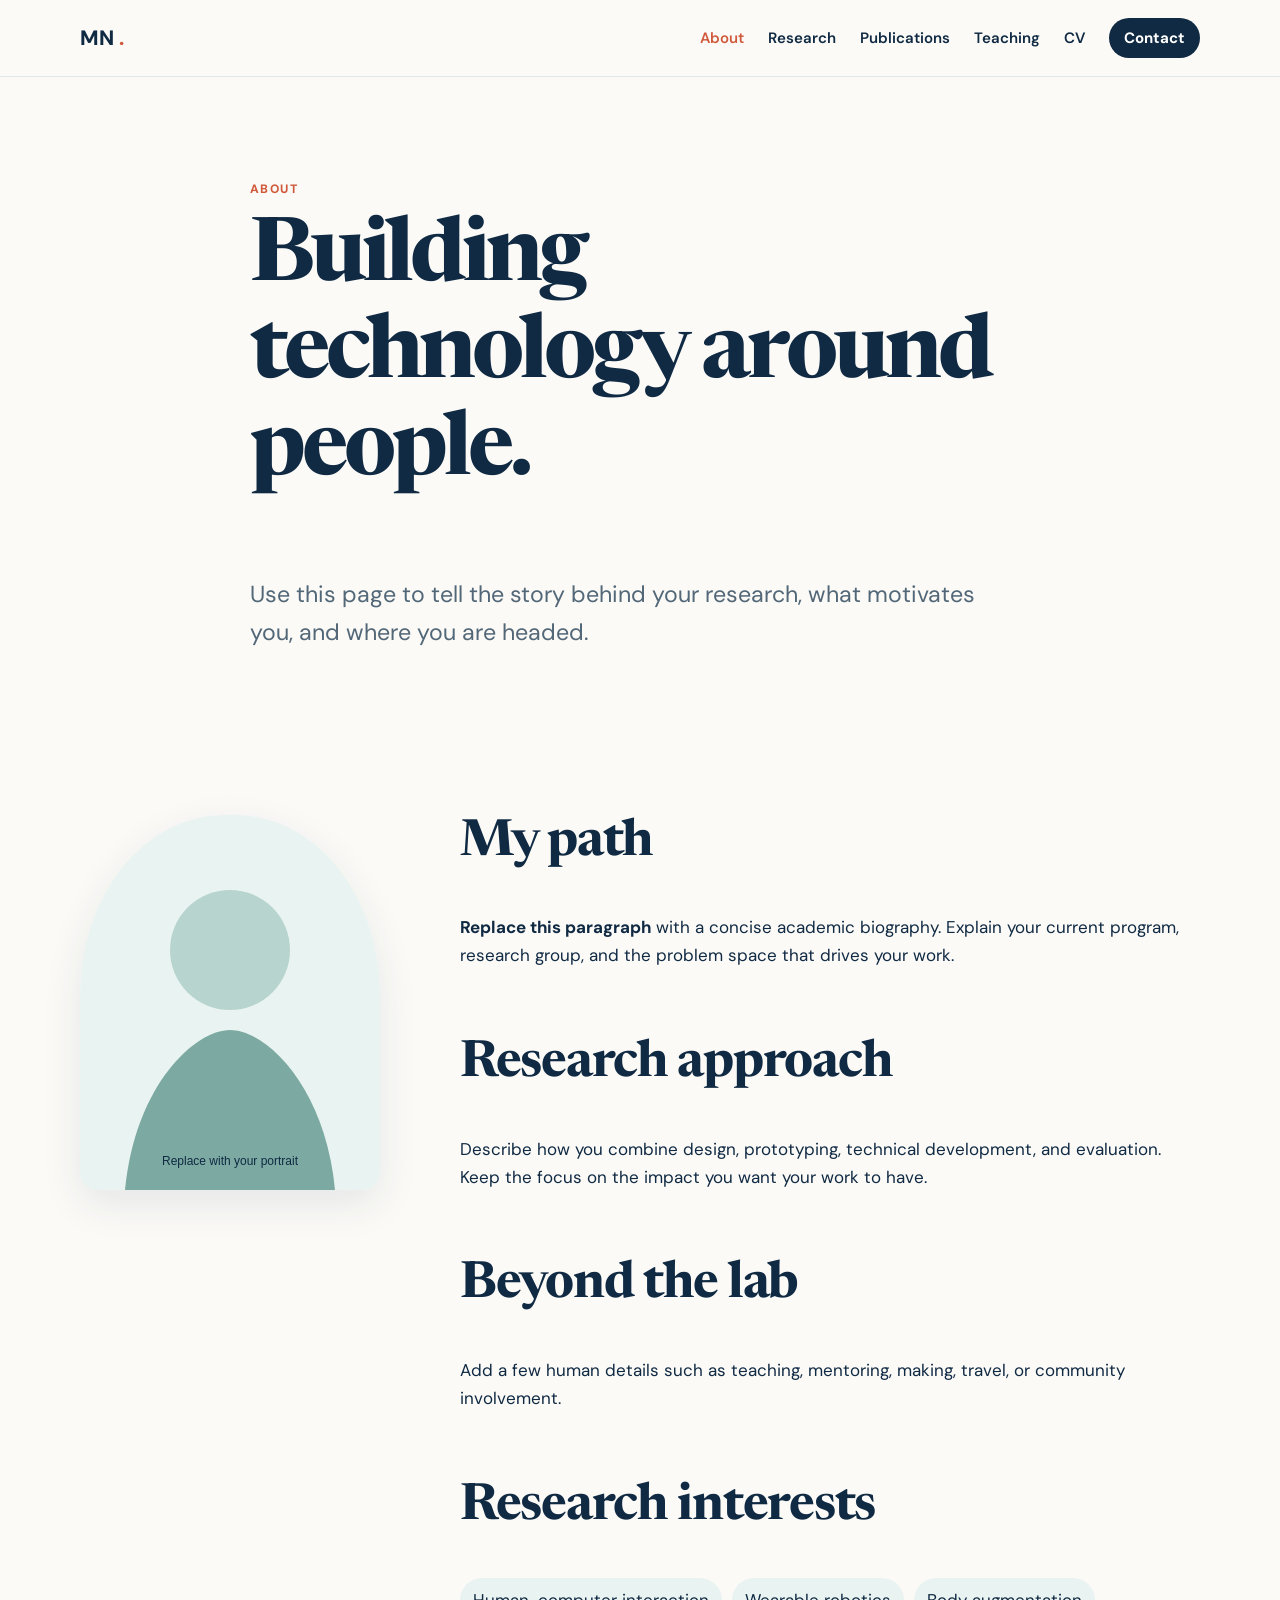
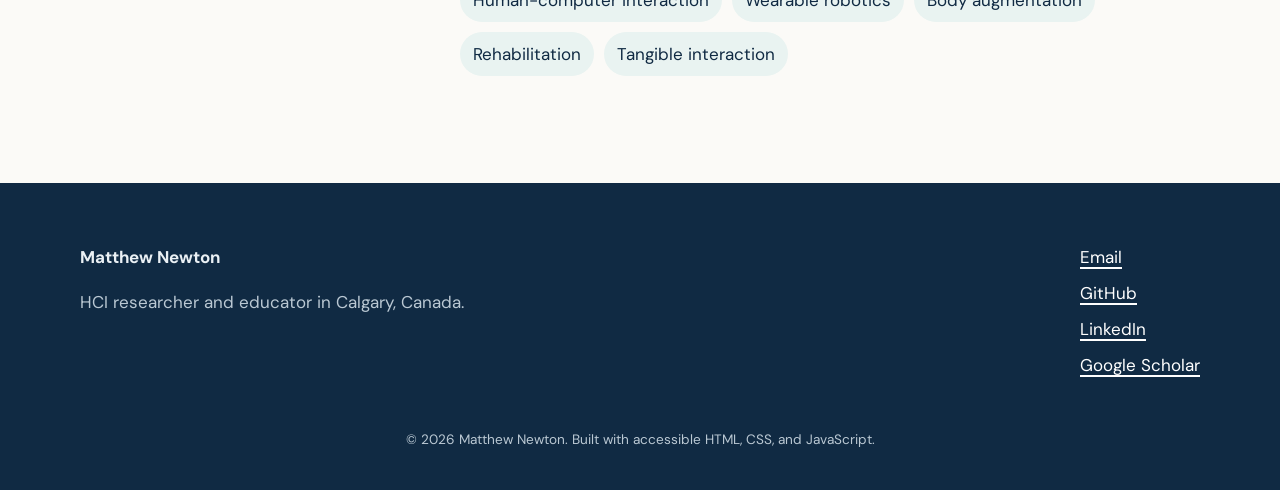
<file: about.html>
<!doctype html>
<html lang="en">
  <head>
    <meta charset="utf-8" />
    <meta name="viewport" content="width=device-width,initial-scale=1" />
    <meta
      name="description"
      content="Background, research interests, and approach of Matthew Newton."
    />
    <meta name="theme-color" content="#102a43" />
    <meta property="og:title" content="About | Matthew Newton" />
    <meta
      property="og:description"
      content="Background, research interests, and approach of Matthew Newton."
    />
    <meta property="og:type" content="website" />
    <title>About | Matthew Newton</title>
    <link rel="icon" href="assets/img/favicon.svg" type="image/svg+xml" />
    <link rel="stylesheet" href="assets/css/styles.css" />
    <script defer src="assets/js/main.js"></script>
  </head>
  <body>
    <a class="skip-link" href="#main">Skip to content</a>
    <header>
      <div class="container nav-wrap">
        <a class="brand" href="index.html" aria-label="Home">
          MN
          <span>.</span>
        </a>
        <button
          class="nav-toggle"
          aria-expanded="false"
          aria-controls="site-nav"
        >
          Menu
        </button>
        <nav id="site-nav" aria-label="Primary navigation">
          <a aria-current="page" href="about.html">About</a>
          <a href="research.html">Research</a>
          <a href="publications.html">Publications</a>
          <a href="teaching.html">Teaching</a>
          <a href="cv.html">CV</a>
          <a class="button small" href="contact.html">Contact</a>
        </nav>
      </div>
    </header>
    <main id="main">
      <section class="page-hero">
        <div class="container narrow">
          <p class="eyebrow">About</p>
          <h1>Building technology around people.</h1>
          <p class="lede">
            Use this page to tell the story behind your research, what motivates
            you, and where you are headed.
          </p>
        </div>
      </section>
      <section class="section">
        <div class="container content-grid">
          <aside>
            <img
              class="portrait"
              src="assets/img/profile-placeholder.svg"
              alt="Placeholder for a portrait of Matthew Newton"
            />
          </aside>
          <article class="prose">
            <h2>My path</h2>
            <p>
              <strong>Replace this paragraph</strong>
              with a concise academic biography. Explain your current program,
              research group, and the problem space that drives your work.
            </p>
            <h2>Research approach</h2>
            <p>
              Describe how you combine design, prototyping, technical
              development, and evaluation. Keep the focus on the impact you want
              your work to have.
            </p>
            <h2>Beyond the lab</h2>
            <p>
              Add a few human details such as teaching, mentoring, making,
              travel, or community involvement.
            </p>
            <h2>Research interests</h2>
            <ul class="pill-list">
              <li>Human-computer interaction</li>
              <li>Wearable robotics</li>
              <li>Body augmentation</li>
              <li>Rehabilitation</li>
              <li>Tangible interaction</li>
            </ul>
          </article>
        </div>
      </section>
    </main>
    <footer>
      <div class="container footer-grid">
        <div>
          <strong>Matthew Newton</strong>
          <p>HCI researcher and educator in Calgary, Canada.</p>
        </div>
        <div>
          <a href="mailto:your.email@example.com">Email</a>
          <a href="https://github.com/YOUR-USERNAME">GitHub</a>
          <a href="https://www.linkedin.com/in/YOUR-PROFILE/">LinkedIn</a>
          <a href="https://scholar.google.com/">Google Scholar</a>
        </div>
      </div>
      <p class="copyright">
        ©
        <span id="year"></span>
        Matthew Newton. Built with accessible HTML, CSS, and JavaScript.
      </p>
    </footer>
  </body>
</html>
</file>
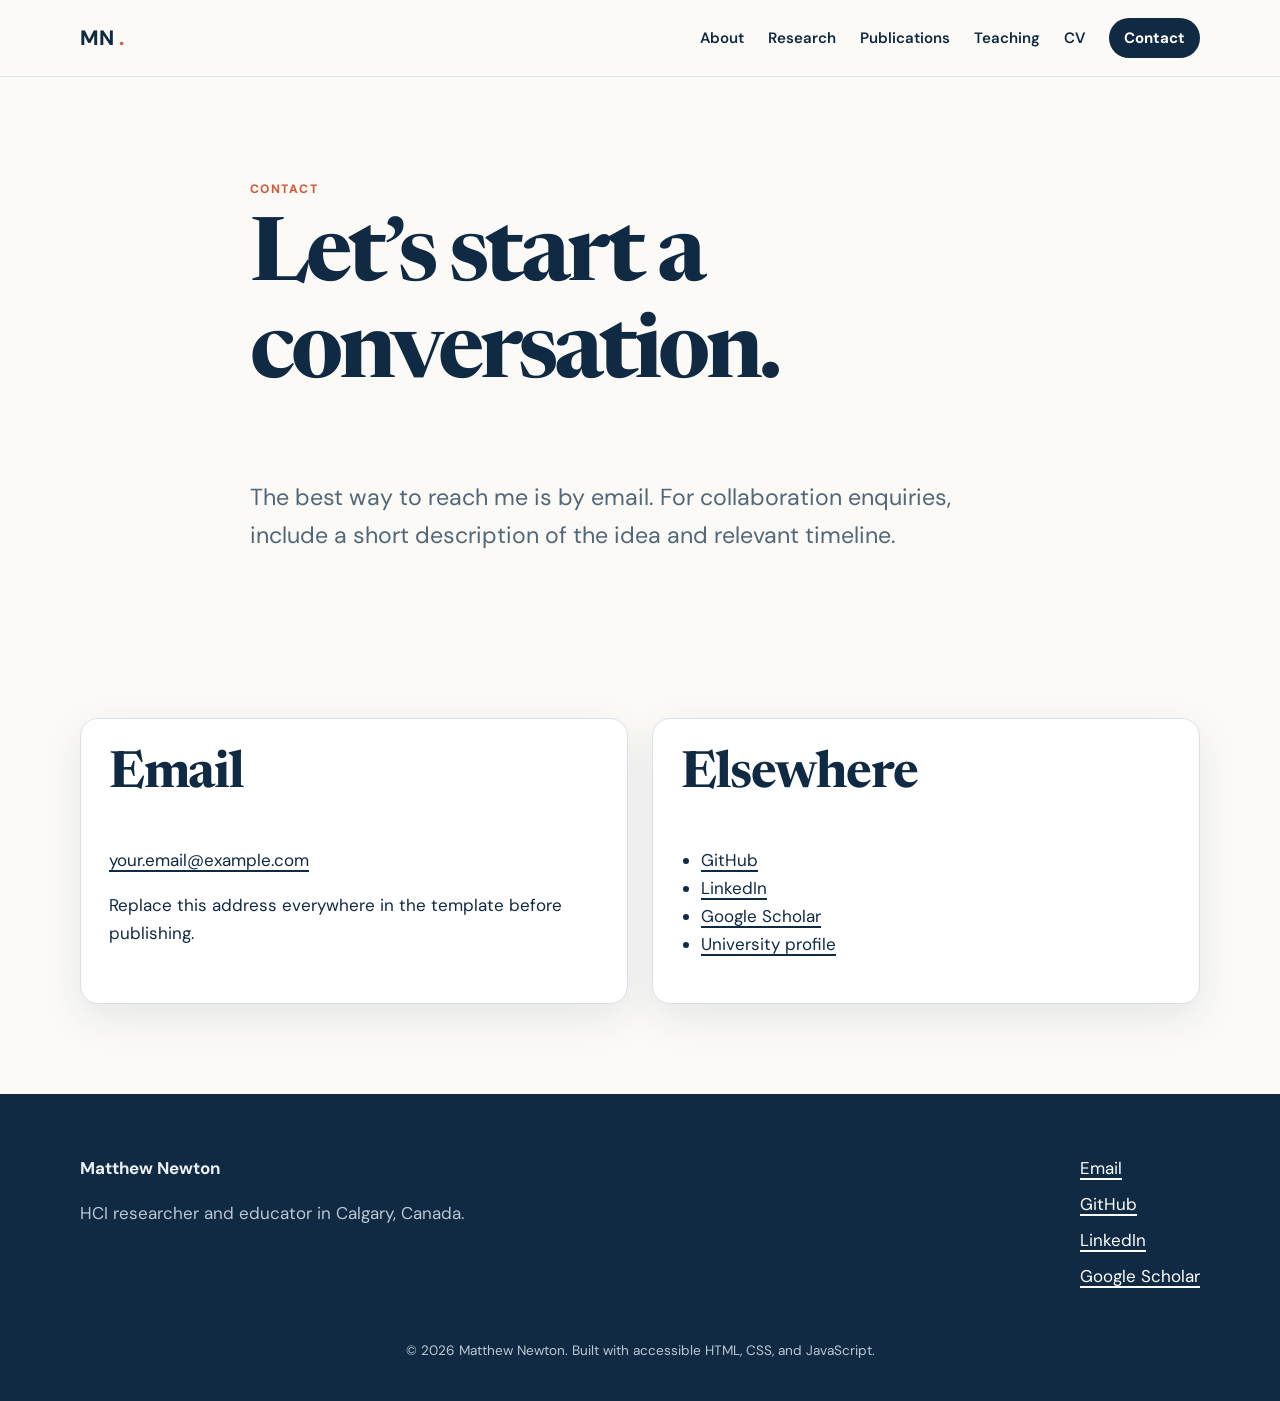
<file: contact.html>
<!doctype html>
<html lang="en">
  <head>
    <meta charset="utf-8" />
    <meta name="viewport" content="width=device-width,initial-scale=1" />
    <meta
      name="description"
      content="Contact Matthew Newton about research, teaching, and collaboration."
    />
    <meta name="theme-color" content="#102a43" />
    <meta property="og:title" content="Contact | Matthew Newton" />
    <meta
      property="og:description"
      content="Contact Matthew Newton about research, teaching, and collaboration."
    />
    <meta property="og:type" content="website" />
    <title>Contact | Matthew Newton</title>
    <link rel="icon" href="assets/img/favicon.svg" type="image/svg+xml" />
    <link rel="stylesheet" href="assets/css/styles.css" />
    <script defer src="assets/js/main.js"></script>
  </head>
  <body>
    <a class="skip-link" href="#main">Skip to content</a>
    <header>
      <div class="container nav-wrap">
        <a class="brand" href="index.html" aria-label="Home">
          MN
          <span>.</span>
        </a>
        <button
          class="nav-toggle"
          aria-expanded="false"
          aria-controls="site-nav"
        >
          Menu
        </button>
        <nav id="site-nav" aria-label="Primary navigation">
          <a href="about.html">About</a>
          <a href="research.html">Research</a>
          <a href="publications.html">Publications</a>
          <a href="teaching.html">Teaching</a>
          <a href="cv.html">CV</a>
          <a class="button small" aria-current="page" href="contact.html">
            Contact
          </a>
        </nav>
      </div>
    </header>
    <main id="main">
      <section class="page-hero">
        <div class="container narrow">
          <p class="eyebrow">Contact</p>
          <h1>Let’s start a conversation.</h1>
          <p class="lede">
            The best way to reach me is by email. For collaboration enquiries,
            include a short description of the idea and relevant timeline.
          </p>
        </div>
      </section>
      <section class="section">
        <div class="container contact-grid">
          <div class="card">
            <h2>Email</h2>
            <p>
              <a href="mailto:your.email@example.com">your.email@example.com</a>
            </p>
            <p>
              Replace this address everywhere in the template before publishing.
            </p>
          </div>
          <div class="card">
            <h2>Elsewhere</h2>
            <ul class="link-list">
              <li><a href="https://github.com/YOUR-USERNAME">GitHub</a></li>
              <li>
                <a href="https://www.linkedin.com/in/YOUR-PROFILE/">LinkedIn</a>
              </li>
              <li><a href="https://scholar.google.com/">Google Scholar</a></li>
              <li><a href="#">University profile</a></li>
            </ul>
          </div>
        </div>
      </section>
    </main>
    <footer>
      <div class="container footer-grid">
        <div>
          <strong>Matthew Newton</strong>
          <p>HCI researcher and educator in Calgary, Canada.</p>
        </div>
        <div>
          <a href="mailto:your.email@example.com">Email</a>
          <a href="https://github.com/YOUR-USERNAME">GitHub</a>
          <a href="https://www.linkedin.com/in/YOUR-PROFILE/">LinkedIn</a>
          <a href="https://scholar.google.com/">Google Scholar</a>
        </div>
      </div>
      <p class="copyright">
        ©
        <span id="year"></span>
        Matthew Newton. Built with accessible HTML, CSS, and JavaScript.
      </p>
    </footer>
  </body>
</html>
</file>
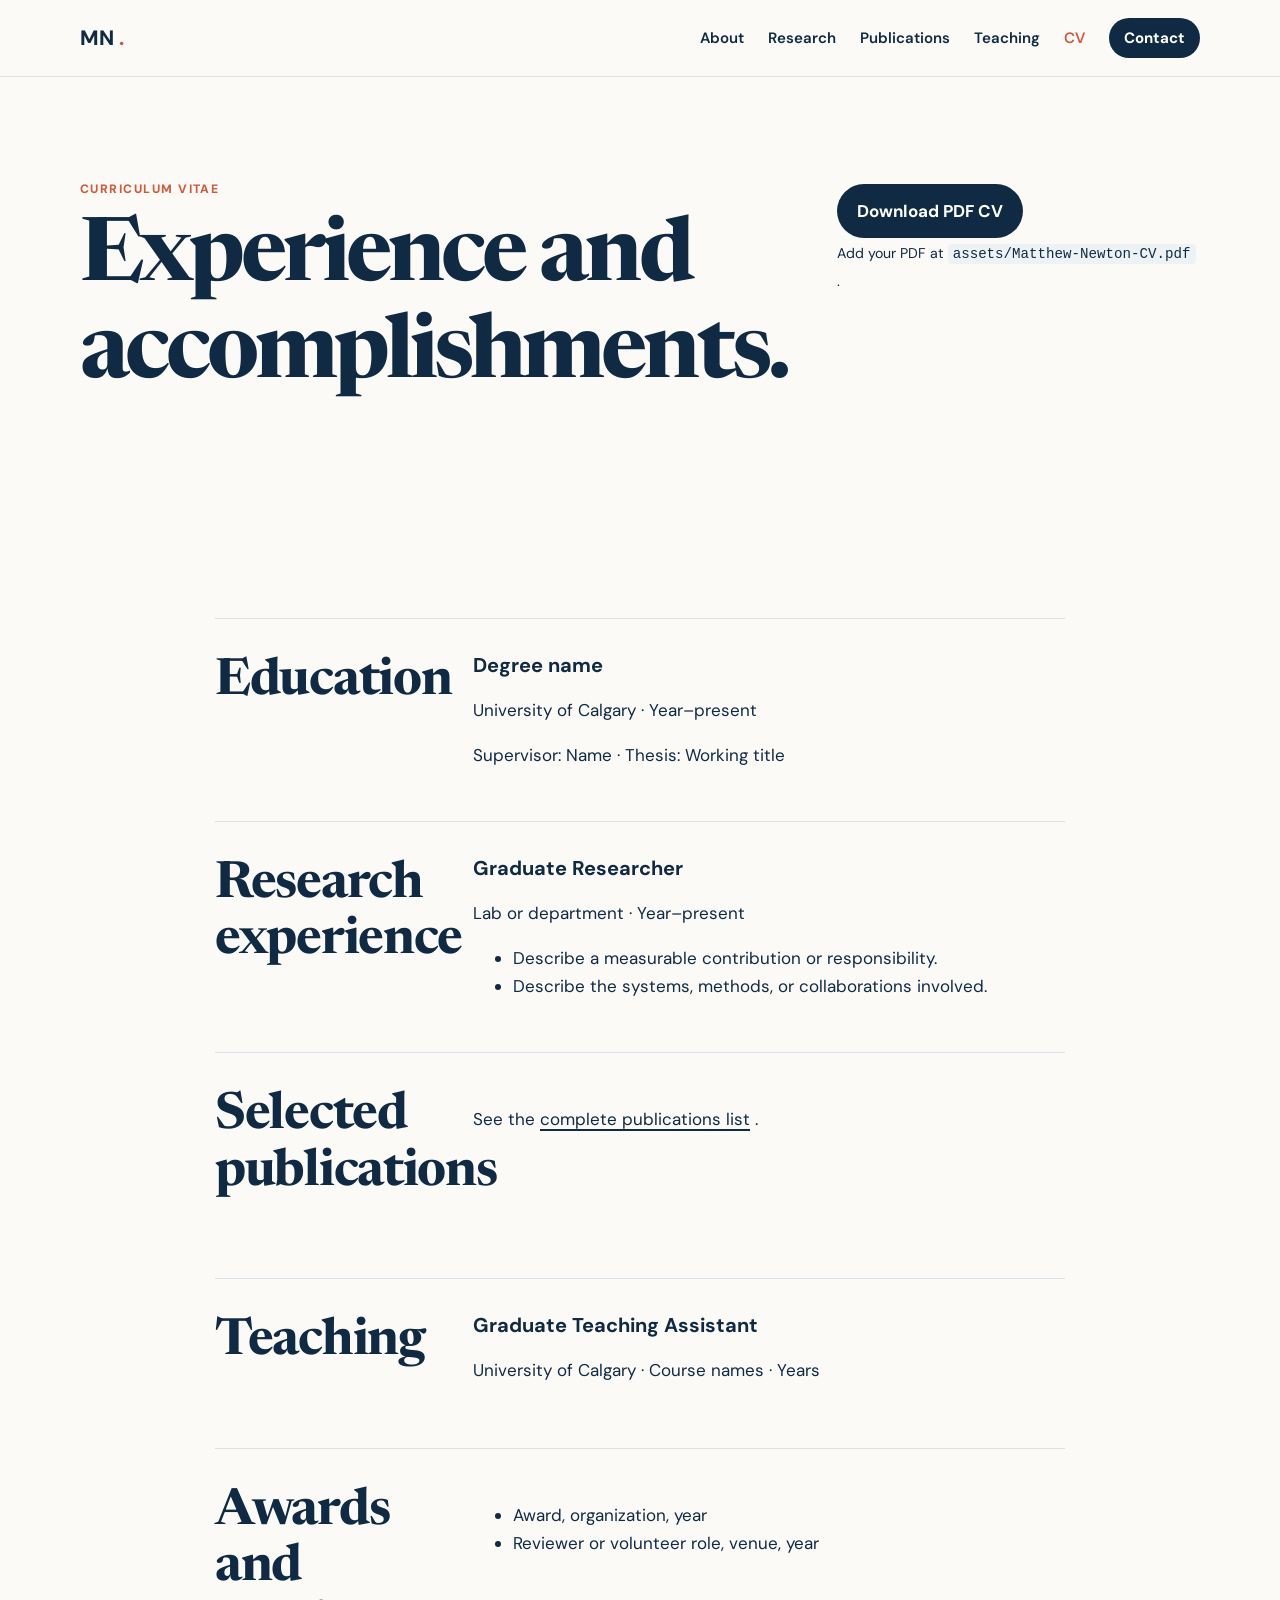
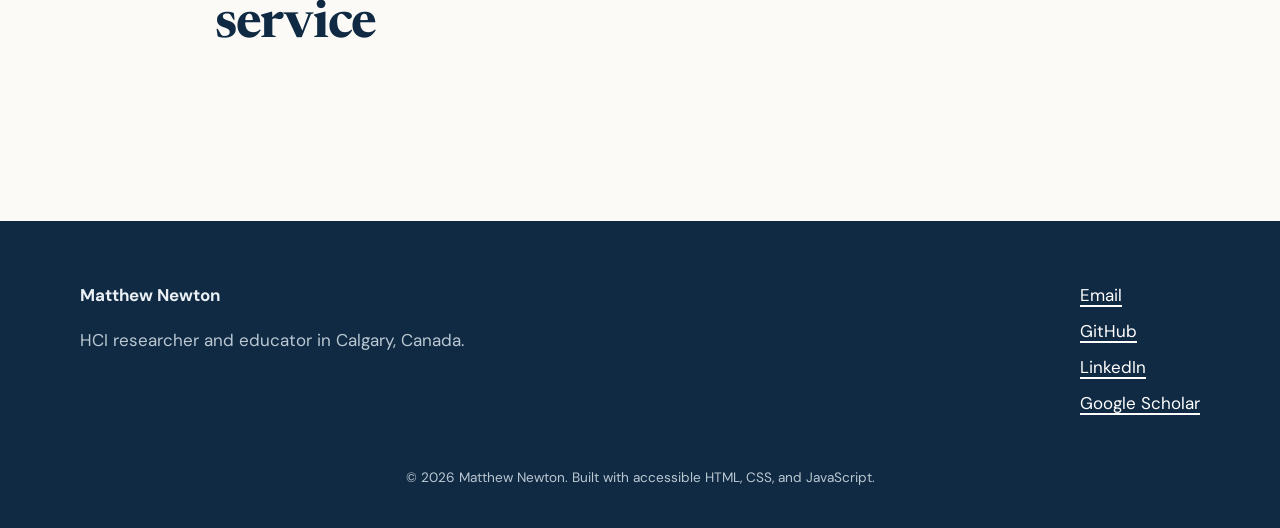
<file: cv.html>
<!doctype html>
<html lang="en">
  <head>
    <meta charset="utf-8" />
    <meta name="viewport" content="width=device-width,initial-scale=1" />
    <meta name="description" content="Curriculum vitae for Matthew Newton." />
    <meta name="theme-color" content="#102a43" />
    <meta property="og:title" content="CV | Matthew Newton" />
    <meta
      property="og:description"
      content="Curriculum vitae for Matthew Newton."
    />
    <meta property="og:type" content="website" />
    <title>CV | Matthew Newton</title>
    <link rel="icon" href="assets/img/favicon.svg" type="image/svg+xml" />
    <link rel="stylesheet" href="assets/css/styles.css" />
    <script defer src="assets/js/main.js"></script>
  </head>
  <body>
    <a class="skip-link" href="#main">Skip to content</a>
    <header>
      <div class="container nav-wrap">
        <a class="brand" href="index.html" aria-label="Home">
          MN
          <span>.</span>
        </a>
        <button
          class="nav-toggle"
          aria-expanded="false"
          aria-controls="site-nav"
        >
          Menu
        </button>
        <nav id="site-nav" aria-label="Primary navigation">
          <a href="about.html">About</a>
          <a href="research.html">Research</a>
          <a href="publications.html">Publications</a>
          <a href="teaching.html">Teaching</a>
          <a aria-current="page" href="cv.html">CV</a>
          <a class="button small" href="contact.html">Contact</a>
        </nav>
      </div>
    </header>
    <main id="main">
      <section class="page-hero">
        <div class="container split">
          <div>
            <p class="eyebrow">Curriculum vitae</p>
            <h1>Experience and accomplishments.</h1>
          </div>
          <p>
            <a class="button" href="assets/Matthew-Newton-CV.pdf" download>
              Download PDF CV
            </a>
            <br />
            <small>
              Add your PDF at
              <code>assets/Matthew-Newton-CV.pdf</code>
              .
            </small>
          </p>
        </div>
      </section>
      <section class="section">
        <div class="container cv">
          <section>
            <h2>Education</h2>
            <article>
              <h3>Degree name</h3>
              <p>University of Calgary · Year–present</p>
              <p>Supervisor: Name · Thesis: Working title</p>
            </article>
          </section>
          <section>
            <h2>Research experience</h2>
            <article>
              <h3>Graduate Researcher</h3>
              <p>Lab or department · Year–present</p>
              <ul>
                <li>Describe a measurable contribution or responsibility.</li>
                <li>
                  Describe the systems, methods, or collaborations involved.
                </li>
              </ul>
            </article>
          </section>
          <section>
            <h2>Selected publications</h2>
            <p>
              See the
              <a href="publications.html">complete publications list</a>
              .
            </p>
          </section>
          <section>
            <h2>Teaching</h2>
            <article>
              <h3>Graduate Teaching Assistant</h3>
              <p>University of Calgary · Course names · Years</p>
            </article>
          </section>
          <section>
            <h2>Awards and service</h2>
            <ul>
              <li>Award, organization, year</li>
              <li>Reviewer or volunteer role, venue, year</li>
            </ul>
          </section>
        </div>
      </section>
    </main>
    <footer>
      <div class="container footer-grid">
        <div>
          <strong>Matthew Newton</strong>
          <p>HCI researcher and educator in Calgary, Canada.</p>
        </div>
        <div>
          <a href="mailto:your.email@example.com">Email</a>
          <a href="https://github.com/YOUR-USERNAME">GitHub</a>
          <a href="https://www.linkedin.com/in/YOUR-PROFILE/">LinkedIn</a>
          <a href="https://scholar.google.com/">Google Scholar</a>
        </div>
      </div>
      <p class="copyright">
        ©
        <span id="year"></span>
        Matthew Newton. Built with accessible HTML, CSS, and JavaScript.
      </p>
    </footer>
  </body>
</html>
</file>
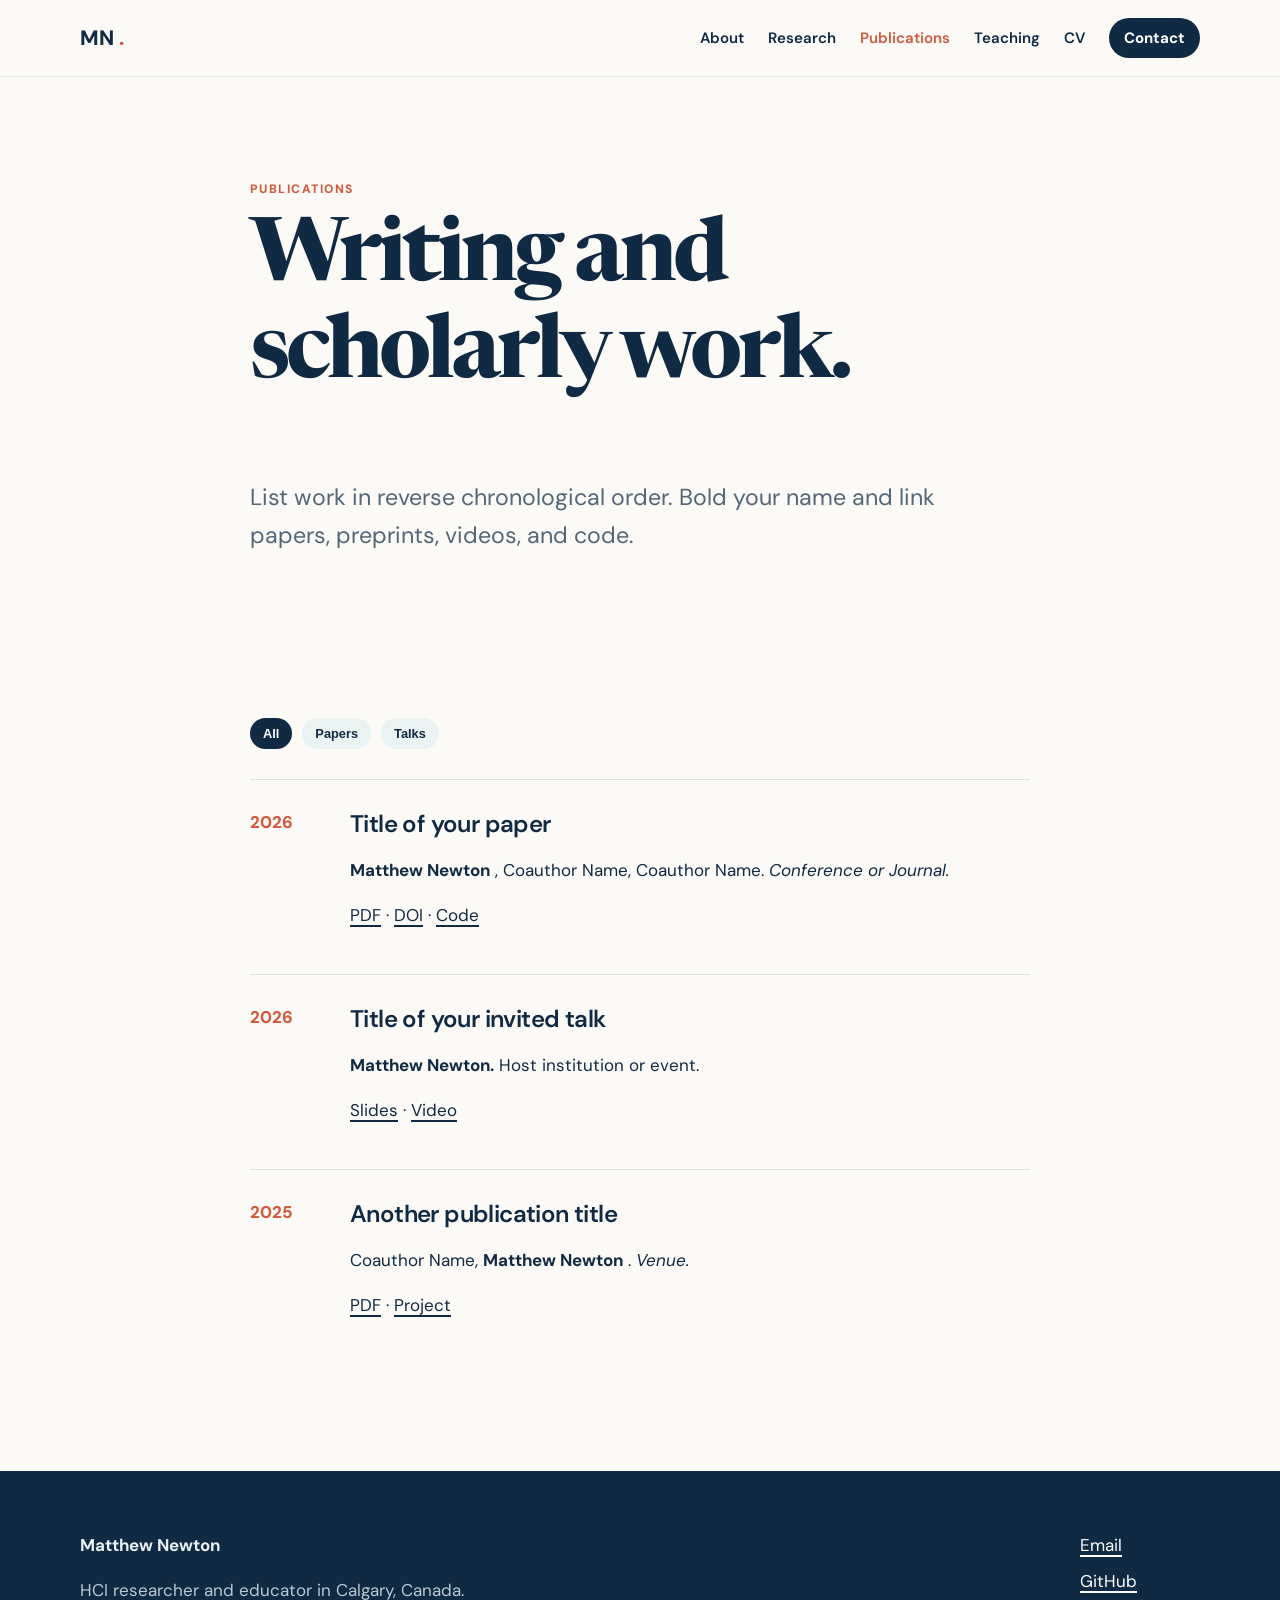
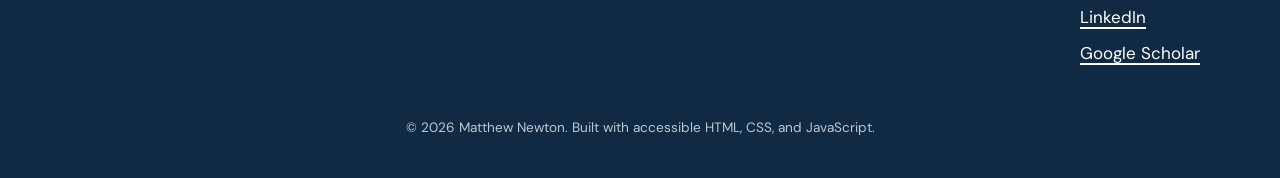
<file: publications.html>
<!doctype html>
<html lang="en">
  <head>
    <meta charset="utf-8" />
    <meta name="viewport" content="width=device-width,initial-scale=1" />
    <meta
      name="description"
      content="Selected publications by Matthew Newton."
    />
    <meta name="theme-color" content="#102a43" />
    <meta property="og:title" content="Publications | Matthew Newton" />
    <meta
      property="og:description"
      content="Selected publications by Matthew Newton."
    />
    <meta property="og:type" content="website" />
    <title>Publications | Matthew Newton</title>
    <link rel="icon" href="assets/img/favicon.svg" type="image/svg+xml" />
    <link rel="stylesheet" href="assets/css/styles.css" />
    <script defer src="assets/js/main.js"></script>
  </head>
  <body>
    <a class="skip-link" href="#main">Skip to content</a>
    <header>
      <div class="container nav-wrap">
        <a class="brand" href="index.html" aria-label="Home">
          MN
          <span>.</span>
        </a>
        <button
          class="nav-toggle"
          aria-expanded="false"
          aria-controls="site-nav"
        >
          Menu
        </button>
        <nav id="site-nav" aria-label="Primary navigation">
          <a href="about.html">About</a>
          <a href="research.html">Research</a>
          <a aria-current="page" href="publications.html">Publications</a>
          <a href="teaching.html">Teaching</a>
          <a href="cv.html">CV</a>
          <a class="button small" href="contact.html">Contact</a>
        </nav>
      </div>
    </header>
    <main id="main">
      <section class="page-hero">
        <div class="container narrow">
          <p class="eyebrow">Publications</p>
          <h1>Writing and scholarly work.</h1>
          <p class="lede">
            List work in reverse chronological order. Bold your name and link
            papers, preprints, videos, and code.
          </p>
        </div>
      </section>
      <section class="section">
        <div class="container narrow">
          <div class="filter-row" aria-label="Publication filters">
            <button class="chip active" data-filter="all">All</button>
            <button class="chip" data-filter="paper">Papers</button>
            <button class="chip" data-filter="talk">Talks</button>
          </div>
          <ol class="pub-list">
            <li data-type="paper">
              <span class="year">2026</span>
              <div>
                <h2>Title of your paper</h2>
                <p>
                  <strong>Matthew Newton</strong>
                  , Coauthor Name, Coauthor Name.
                  <em>Conference or Journal.</em>
                </p>
                <p>
                  <a href="#">PDF</a>
                  ·
                  <a href="#">DOI</a>
                  ·
                  <a href="#">Code</a>
                </p>
              </div>
            </li>
            <li data-type="talk">
              <span class="year">2026</span>
              <div>
                <h2>Title of your invited talk</h2>
                <p>
                  <strong>Matthew Newton.</strong>
                  Host institution or event.
                </p>
                <p>
                  <a href="#">Slides</a>
                  ·
                  <a href="#">Video</a>
                </p>
              </div>
            </li>
            <li data-type="paper">
              <span class="year">2025</span>
              <div>
                <h2>Another publication title</h2>
                <p>
                  Coauthor Name,
                  <strong>Matthew Newton</strong>
                  .
                  <em>Venue.</em>
                </p>
                <p>
                  <a href="#">PDF</a>
                  ·
                  <a href="#">Project</a>
                </p>
              </div>
            </li>
          </ol>
        </div>
      </section>
    </main>
    <footer>
      <div class="container footer-grid">
        <div>
          <strong>Matthew Newton</strong>
          <p>HCI researcher and educator in Calgary, Canada.</p>
        </div>
        <div>
          <a href="mailto:your.email@example.com">Email</a>
          <a href="https://github.com/YOUR-USERNAME">GitHub</a>
          <a href="https://www.linkedin.com/in/YOUR-PROFILE/">LinkedIn</a>
          <a href="https://scholar.google.com/">Google Scholar</a>
        </div>
      </div>
      <p class="copyright">
        ©
        <span id="year"></span>
        Matthew Newton. Built with accessible HTML, CSS, and JavaScript.
      </p>
    </footer>
  </body>
</html>
</file>
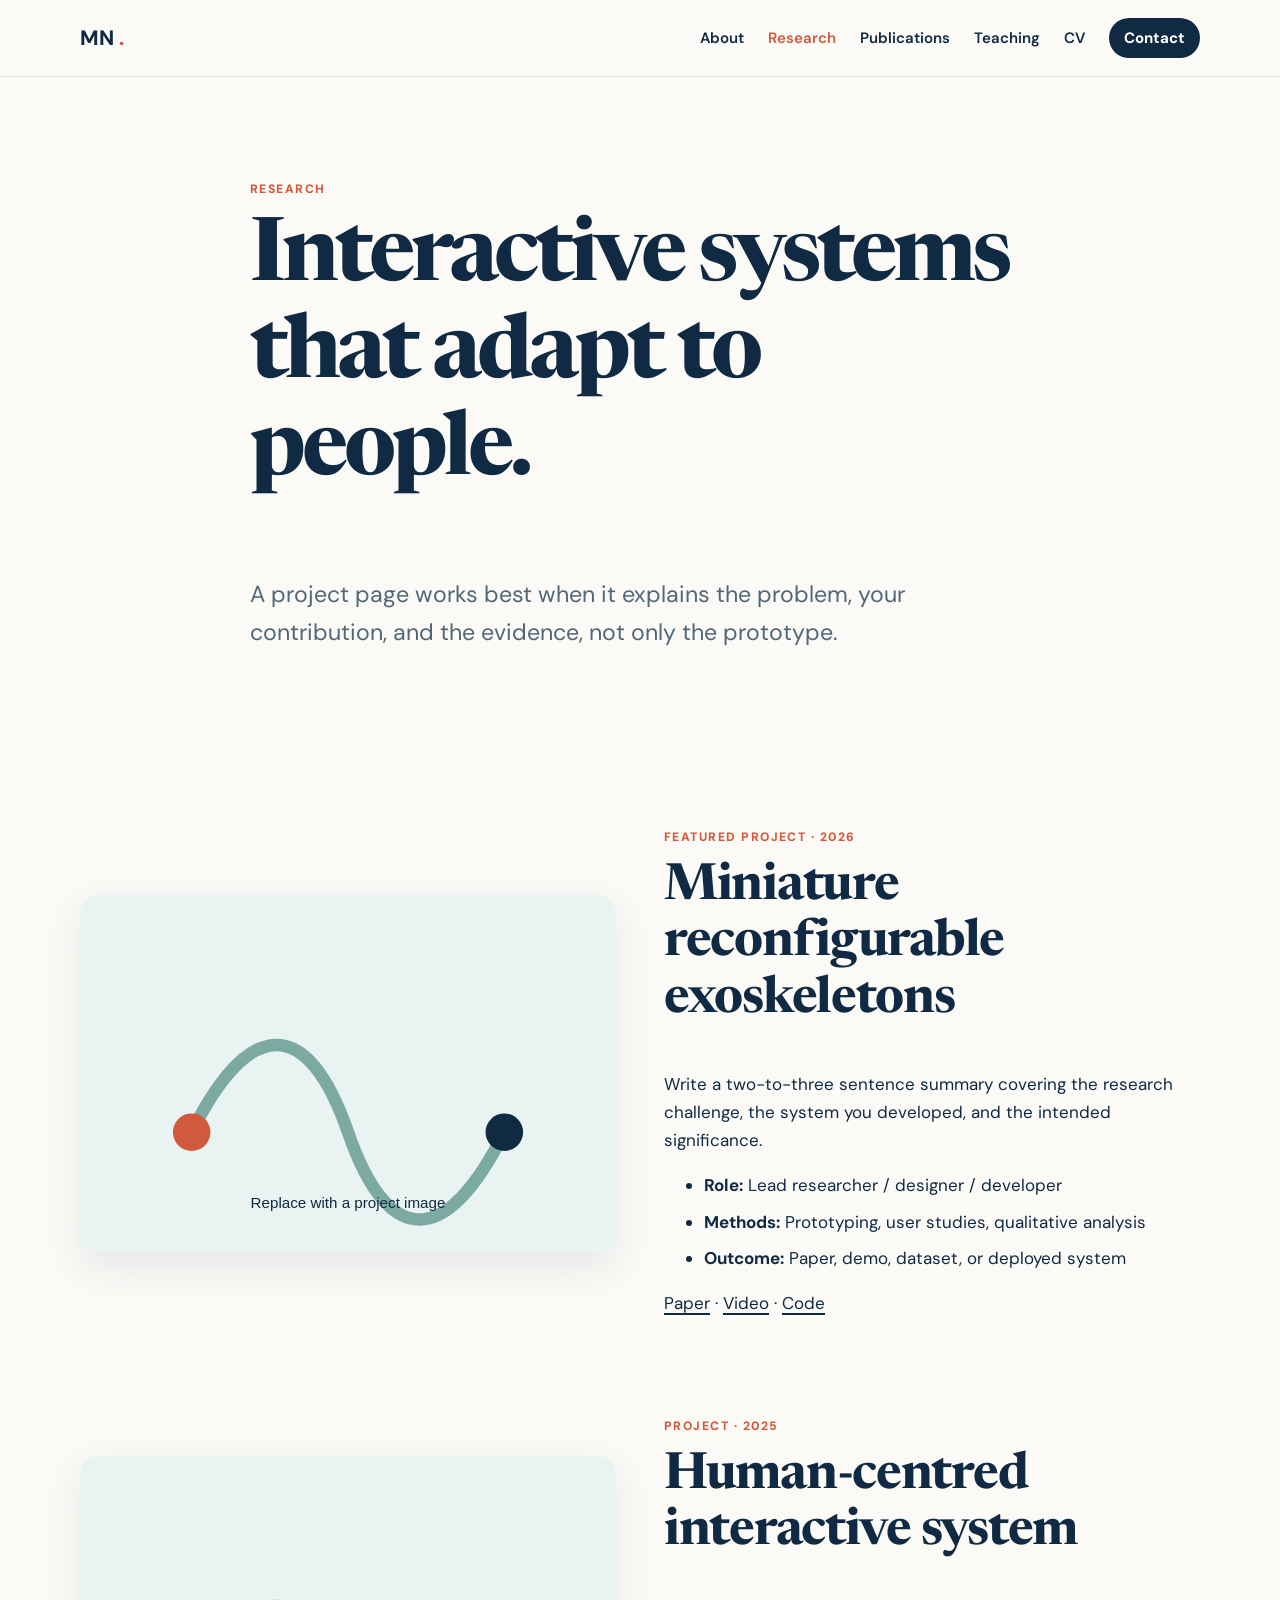
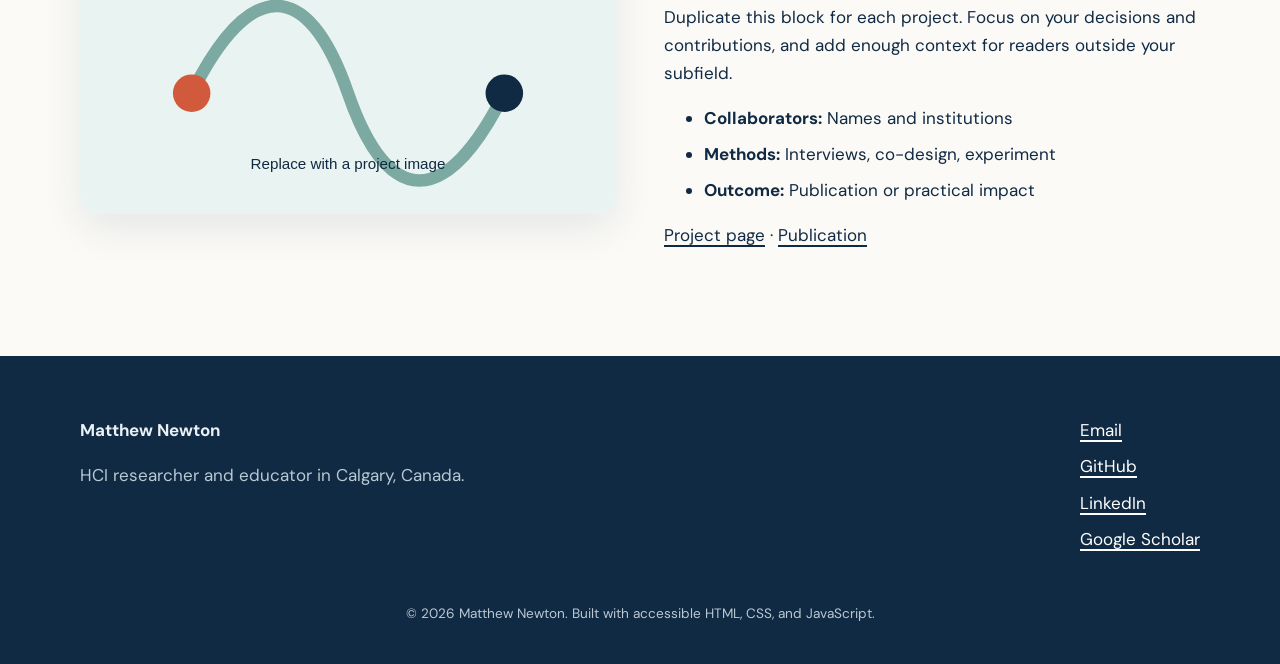
<file: research.html>
<!doctype html>
<html lang="en">
  <head>
    <meta charset="utf-8" />
    <meta name="viewport" content="width=device-width,initial-scale=1" />
    <meta
      name="description"
      content="Research projects in HCI, wearable robotics, and rehabilitation technology."
    />
    <meta name="theme-color" content="#102a43" />
    <meta property="og:title" content="Research | Matthew Newton" />
    <meta
      property="og:description"
      content="Research projects in HCI, wearable robotics, and rehabilitation technology."
    />
    <meta property="og:type" content="website" />
    <title>Research | Matthew Newton</title>
    <link rel="icon" href="assets/img/favicon.svg" type="image/svg+xml" />
    <link rel="stylesheet" href="assets/css/styles.css" />
    <script defer src="assets/js/main.js"></script>
  </head>
  <body>
    <a class="skip-link" href="#main">Skip to content</a>
    <header>
      <div class="container nav-wrap">
        <a class="brand" href="index.html" aria-label="Home">
          MN
          <span>.</span>
        </a>
        <button
          class="nav-toggle"
          aria-expanded="false"
          aria-controls="site-nav"
        >
          Menu
        </button>
        <nav id="site-nav" aria-label="Primary navigation">
          <a href="about.html">About</a>
          <a aria-current="page" href="research.html">Research</a>
          <a href="publications.html">Publications</a>
          <a href="teaching.html">Teaching</a>
          <a href="cv.html">CV</a>
          <a class="button small" href="contact.html">Contact</a>
        </nav>
      </div>
    </header>
    <main id="main">
      <section class="page-hero">
        <div class="container narrow">
          <p class="eyebrow">Research</p>
          <h1>Interactive systems that adapt to people.</h1>
          <p class="lede">
            A project page works best when it explains the problem, your
            contribution, and the evidence, not only the prototype.
          </p>
        </div>
      </section>
      <section class="section">
        <div class="container project-list">
          <article class="project" id="exoskeletons">
            <img
              src="assets/img/project-placeholder.svg"
              alt="Placeholder image for a wearable robotics project"
            />
            <div>
              <p class="eyebrow">Featured project · 2026</p>
              <h2>Miniature reconfigurable exoskeletons</h2>
              <p>
                Write a two-to-three sentence summary covering the research
                challenge, the system you developed, and the intended
                significance.
              </p>
              <ul>
                <li>
                  <strong>Role:</strong>
                  Lead researcher / designer / developer
                </li>
                <li>
                  <strong>Methods:</strong>
                  Prototyping, user studies, qualitative analysis
                </li>
                <li>
                  <strong>Outcome:</strong>
                  Paper, demo, dataset, or deployed system
                </li>
              </ul>
              <p>
                <a href="#">Paper</a>
                ·
                <a href="#">Video</a>
                ·
                <a href="#">Code</a>
              </p>
            </div>
          </article>
          <article class="project" id="hci">
            <img
              src="assets/img/project-placeholder.svg"
              alt="Placeholder image for an HCI project"
            />
            <div>
              <p class="eyebrow">Project · 2025</p>
              <h2>Human-centred interactive system</h2>
              <p>
                Duplicate this block for each project. Focus on your decisions
                and contributions, and add enough context for readers outside
                your subfield.
              </p>
              <ul>
                <li>
                  <strong>Collaborators:</strong>
                  Names and institutions
                </li>
                <li>
                  <strong>Methods:</strong>
                  Interviews, co-design, experiment
                </li>
                <li>
                  <strong>Outcome:</strong>
                  Publication or practical impact
                </li>
              </ul>
              <p>
                <a href="#">Project page</a>
                ·
                <a href="#">Publication</a>
              </p>
            </div>
          </article>
        </div>
      </section>
    </main>
    <footer>
      <div class="container footer-grid">
        <div>
          <strong>Matthew Newton</strong>
          <p>HCI researcher and educator in Calgary, Canada.</p>
        </div>
        <div>
          <a href="mailto:your.email@example.com">Email</a>
          <a href="https://github.com/YOUR-USERNAME">GitHub</a>
          <a href="https://www.linkedin.com/in/YOUR-PROFILE/">LinkedIn</a>
          <a href="https://scholar.google.com/">Google Scholar</a>
        </div>
      </div>
      <p class="copyright">
        ©
        <span id="year"></span>
        Matthew Newton. Built with accessible HTML, CSS, and JavaScript.
      </p>
    </footer>
  </body>
</html>
</file>
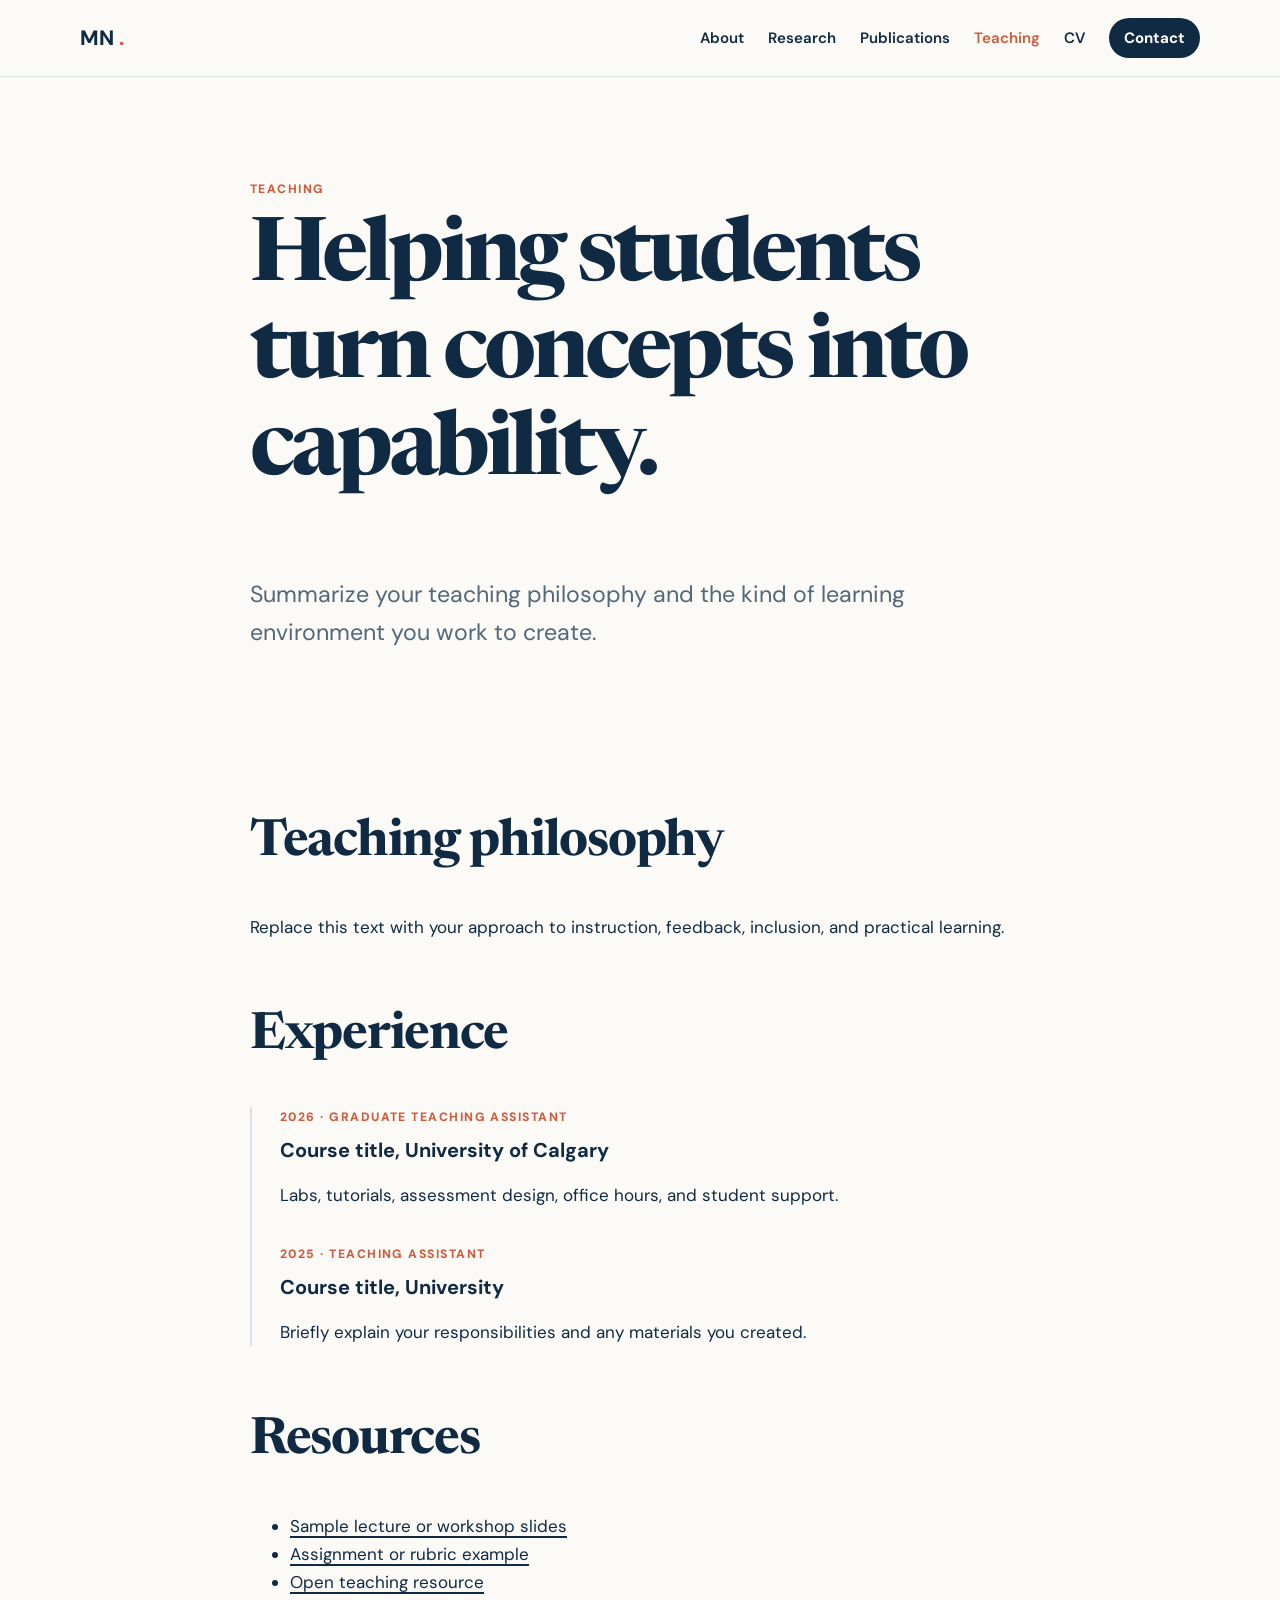
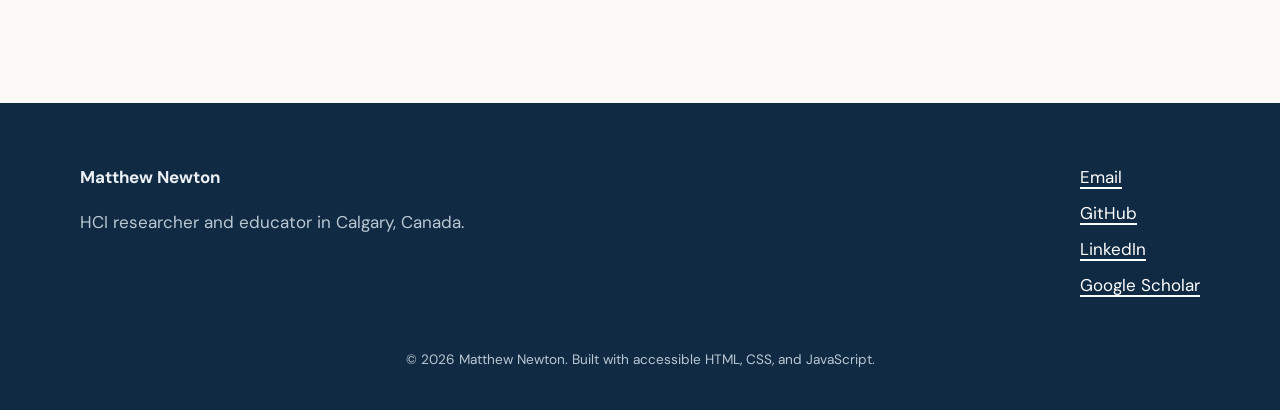
<file: teaching.html>
<!doctype html>
<html lang="en">
  <head>
    <meta charset="utf-8" />
    <meta name="viewport" content="width=device-width,initial-scale=1" />
    <meta
      name="description"
      content="Teaching experience, philosophy, and course resources."
    />
    <meta name="theme-color" content="#102a43" />
    <meta property="og:title" content="Teaching | Matthew Newton" />
    <meta
      property="og:description"
      content="Teaching experience, philosophy, and course resources."
    />
    <meta property="og:type" content="website" />
    <title>Teaching | Matthew Newton</title>
    <link rel="icon" href="assets/img/favicon.svg" type="image/svg+xml" />
    <link rel="stylesheet" href="assets/css/styles.css" />
    <script defer src="assets/js/main.js"></script>
  </head>
  <body>
    <a class="skip-link" href="#main">Skip to content</a>
    <header>
      <div class="container nav-wrap">
        <a class="brand" href="index.html" aria-label="Home">
          MN
          <span>.</span>
        </a>
        <button
          class="nav-toggle"
          aria-expanded="false"
          aria-controls="site-nav"
        >
          Menu
        </button>
        <nav id="site-nav" aria-label="Primary navigation">
          <a href="about.html">About</a>
          <a href="research.html">Research</a>
          <a href="publications.html">Publications</a>
          <a aria-current="page" href="teaching.html">Teaching</a>
          <a href="cv.html">CV</a>
          <a class="button small" href="contact.html">Contact</a>
        </nav>
      </div>
    </header>
    <main id="main">
      <section class="page-hero">
        <div class="container narrow">
          <p class="eyebrow">Teaching</p>
          <h1>Helping students turn concepts into capability.</h1>
          <p class="lede">
            Summarize your teaching philosophy and the kind of learning
            environment you work to create.
          </p>
        </div>
      </section>
      <section class="section">
        <div class="container narrow prose">
          <h2>Teaching philosophy</h2>
          <p>
            Replace this text with your approach to instruction, feedback,
            inclusion, and practical learning.
          </p>
          <h2>Experience</h2>
          <div class="timeline">
            <article>
              <p class="eyebrow">2026 · Graduate Teaching Assistant</p>
              <h3>Course title, University of Calgary</h3>
              <p>
                Labs, tutorials, assessment design, office hours, and student
                support.
              </p>
            </article>
            <article>
              <p class="eyebrow">2025 · Teaching Assistant</p>
              <h3>Course title, University</h3>
              <p>
                Briefly explain your responsibilities and any materials you
                created.
              </p>
            </article>
          </div>
          <h2>Resources</h2>
          <ul>
            <li><a href="#">Sample lecture or workshop slides</a></li>
            <li><a href="#">Assignment or rubric example</a></li>
            <li><a href="#">Open teaching resource</a></li>
          </ul>
        </div>
      </section>
    </main>
    <footer>
      <div class="container footer-grid">
        <div>
          <strong>Matthew Newton</strong>
          <p>HCI researcher and educator in Calgary, Canada.</p>
        </div>
        <div>
          <a href="mailto:your.email@example.com">Email</a>
          <a href="https://github.com/YOUR-USERNAME">GitHub</a>
          <a href="https://www.linkedin.com/in/YOUR-PROFILE/">LinkedIn</a>
          <a href="https://scholar.google.com/">Google Scholar</a>
        </div>
      </div>
      <p class="copyright">
        ©
        <span id="year"></span>
        Matthew Newton. Built with accessible HTML, CSS, and JavaScript.
      </p>
    </footer>
  </body>
</html>
</file>
<file: assets/css/styles.css>
@import url("https://fonts.googleapis.com/css2?family=DM+Sans:wght@400;500;600;700&family=Newsreader:opsz,wght@6..72,600&display=swap");
:root {
  --ink: #102a43;
  --muted: #526777;
  --paper: #fbfaf7;
  --white: #fff;
  --accent: #d05a3b;
  --accent2: #e9f3f1;
  --line: #d9e2e8;
  --max: 1120px;
  --radius: 18px;
  --shadow: 0 14px 40px rgba(16, 42, 67, 0.09);
}
* {
  box-sizing: border-box;
}
html {
  scroll-behavior: smooth;
}
body {
  margin: 0;
  background: var(--paper);
  color: var(--ink);
  font:
    17px/1.65 "DM Sans",
    sans-serif;
}
img {
  max-width: 100%;
  display: block;
}
a {
  color: var(--ink);
  text-decoration-thickness: 1.5px;
  text-underline-offset: 4px;
}
a:hover {
  color: var(--accent);
}
h1,
h2,
h3 {
  line-height: 1.1;
  margin-top: 0;
}
h1,
h2 {
  font-family: "Newsreader", serif;
}
h1 {
  font-size: clamp(3rem, 8vw, 6.5rem);
  letter-spacing: -0.045em;
}
h2 {
  font-size: clamp(2rem, 4vw, 3.2rem);
  letter-spacing: -0.025em;
}
h3 {
  font-size: 1.25rem;
}
.container {
  width: min(calc(100% - 40px), var(--max));
  margin: auto;
}
.narrow {
  max-width: 780px;
}
.skip-link {
  position: absolute;
  left: -9999px;
}
.skip-link:focus {
  left: 12px;
  top: 12px;
  z-index: 99;
  background: white;
  padding: 10px;
}
header {
  position: sticky;
  top: 0;
  z-index: 50;
  background: rgba(251, 250, 247, 0.92);
  backdrop-filter: blur(12px);
  border-bottom: 1px solid rgba(217, 226, 232, 0.8);
}
.nav-wrap {
  height: 76px;
  display: flex;
  align-items: center;
  justify-content: space-between;
}
.brand {
  font-size: 1.3rem;
  font-weight: 800;
  text-decoration: none;
}
.brand span {
  color: var(--accent);
}
nav {
  display: flex;
  gap: 24px;
  align-items: center;
}
nav a {
  text-decoration: none;
  font-size: 0.94rem;
  font-weight: 600;
}
nav a[aria-current="page"] {
  color: var(--accent);
}
.nav-toggle {
  display: none;
}
.button {
  display: inline-block;
  background: var(--ink);
  color: white !important;
  padding: 13px 20px;
  border-radius: 999px;
  text-decoration: none;
  font-weight: 700;
  border: 0;
}
.button:hover {
  background: var(--accent);
}
.button.small {
  padding: 8px 15px;
}
.hero {
  padding: 100px 0 80px;
}
.hero-grid {
  display: grid;
  grid-template-columns: 1.4fr 0.6fr;
  gap: 70px;
  align-items: center;
}
.hero h1 {
  max-width: 900px;
}
.eyebrow {
  text-transform: uppercase;
  letter-spacing: 0.12em;
  font-size: 0.76rem;
  font-weight: 800;
  color: var(--accent);
}
.lede {
  font-size: clamp(1.15rem, 2.5vw, 1.45rem);
  color: var(--muted);
  max-width: 740px;
}
.actions {
  display: flex;
  gap: 22px;
  align-items: center;
  margin-top: 32px;
}
.text-link {
  font-weight: 700;
}
.portrait {
  aspect-ratio: 4/5;
  object-fit: cover;
  border-radius: 48% 48% 18px 18px;
  box-shadow: var(--shadow);
}
.section {
  padding: 90px 0;
}
.section.accent {
  background: var(--accent2);
}
.cards {
  display: grid;
  grid-template-columns: repeat(3, 1fr);
  gap: 22px;
  margin-top: 38px;
}
.card {
  background: var(--white);
  padding: 28px;
  border: 1px solid var(--line);
  border-radius: var(--radius);
  box-shadow: var(--shadow);
}
.tag,
.chip {
  font-size: 0.8rem;
  font-weight: 700;
}
.split {
  display: grid;
  grid-template-columns: 1fr 1fr;
  gap: 50px;
  align-items: start;
}
.page-hero {
  padding: 90px 0 50px;
}
.page-hero h1 {
  font-size: clamp(3rem, 7vw, 5.5rem);
}
.content-grid {
  display: grid;
  grid-template-columns: 300px 1fr;
  gap: 80px;
}
.prose > * + * {
  margin-top: 1.3em;
}
.pill-list {
  list-style: none;
  padding: 0;
  display: flex;
  flex-wrap: wrap;
  gap: 10px;
}
.pill-list li,
.chip {
  background: var(--accent2);
  padding: 8px 13px;
  border-radius: 999px;
}
.project-list {
  display: grid;
  gap: 70px;
}
.project {
  display: grid;
  grid-template-columns: 1fr 1fr;
  gap: 48px;
  align-items: center;
}
.project img {
  border-radius: var(--radius);
  box-shadow: var(--shadow);
}
.project li {
  margin: 8px 0;
}
.filter-row {
  display: flex;
  gap: 10px;
  margin-bottom: 30px;
}
.chip {
  border: 0;
  cursor: pointer;
  color: var(--ink);
}
.chip.active {
  background: var(--ink);
  color: white;
}
.pub-list {
  list-style: none;
  padding: 0;
}
.pub-list li {
  display: grid;
  grid-template-columns: 80px 1fr;
  gap: 20px;
  padding: 28px 0;
  border-top: 1px solid var(--line);
}
.pub-list h2 {
  font:
    600 1.5rem "DM Sans",
    sans-serif;
  margin-bottom: 8px;
}
.year {
  font-weight: 800;
  color: var(--accent);
}
.timeline {
  border-left: 2px solid var(--line);
  padding-left: 28px;
}
.timeline article {
  margin: 35px 0;
}
.cv {
  max-width: 850px;
}
.cv > section {
  display: grid;
  grid-template-columns: 220px 1fr;
  gap: 38px;
  padding: 35px 0;
  border-top: 1px solid var(--line);
}
code {
  background: #edf2f5;
  padding: 2px 5px;
  border-radius: 4px;
}
.contact-grid {
  display: grid;
  grid-template-columns: 1fr 1fr;
  gap: 24px;
}
.link-list {
  padding-left: 20px;
}
footer {
  background: var(--ink);
  color: #eaf0f4;
  padding: 60px 0 25px;
}
footer a {
  color: white;
}
footer p {
  color: #bac8d3;
}
.footer-grid {
  display: flex;
  justify-content: space-between;
}
.footer-grid div:last-child {
  display: grid;
  gap: 8px;
}
.copyright {
  text-align: center;
  margin-top: 50px;
  font-size: 0.85rem;
}
@media (max-width: 800px) {
  nav {
    display: none;
    position: absolute;
    top: 76px;
    left: 0;
    right: 0;
    background: var(--paper);
    padding: 22px;
    flex-direction: column;
    border-bottom: 1px solid var(--line);
  }
  nav.open {
    display: flex;
  }
  .nav-toggle {
    display: block;
    background: none;
    border: 1px solid var(--line);
    padding: 8px 12px;
    border-radius: 8px;
  }
  .hero-grid,
  .split,
  .content-grid,
  .project,
  .contact-grid {
    grid-template-columns: 1fr;
  }
  .hero {
    padding-top: 60px;
  }
  .hero .portrait {
    max-width: 300px;
  }
  .cards {
    grid-template-columns: 1fr;
  }
  .cv > section {
    grid-template-columns: 1fr;
    gap: 10px;
  }
  .footer-grid {
    display: grid;
    gap: 30px;
  }
}
@media (prefers-reduced-motion: reduce) {
  html {
    scroll-behavior: auto;
  }
  * {
    transition: none !important;
  }
}
</file>
